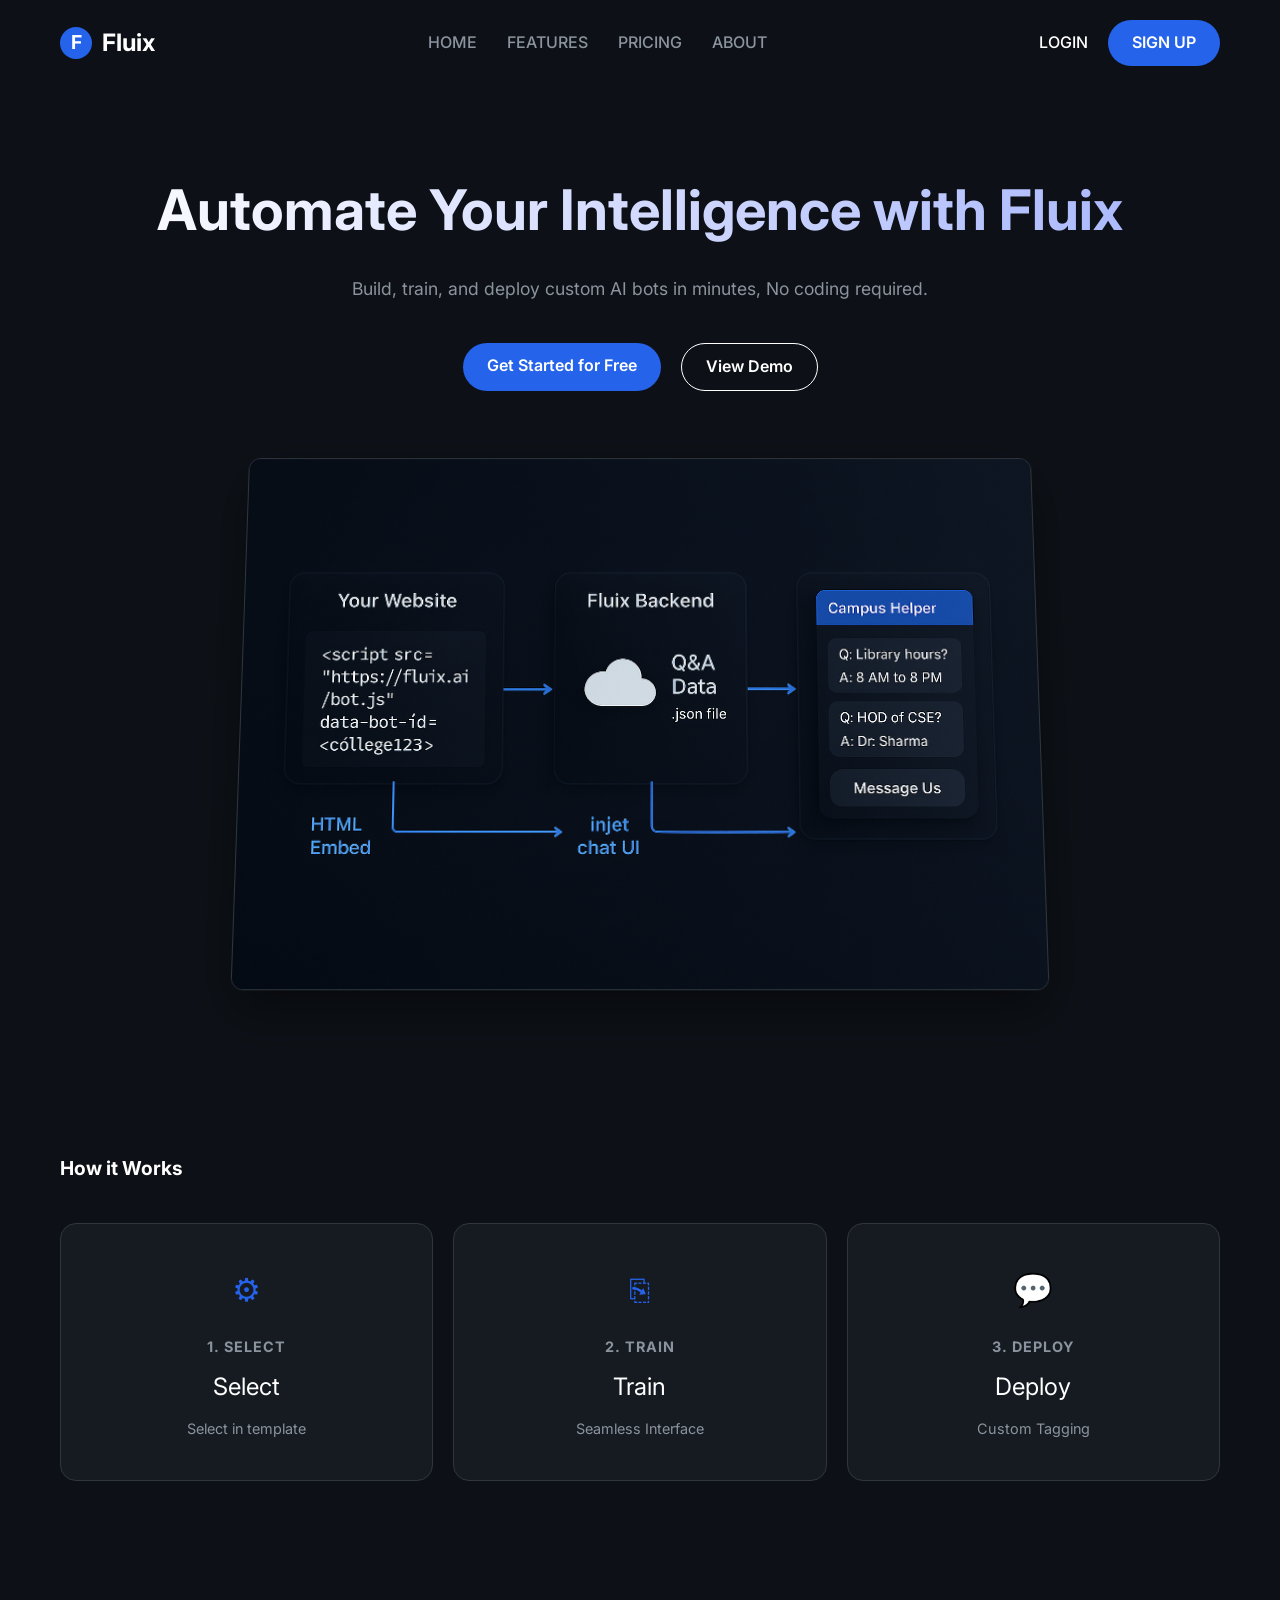
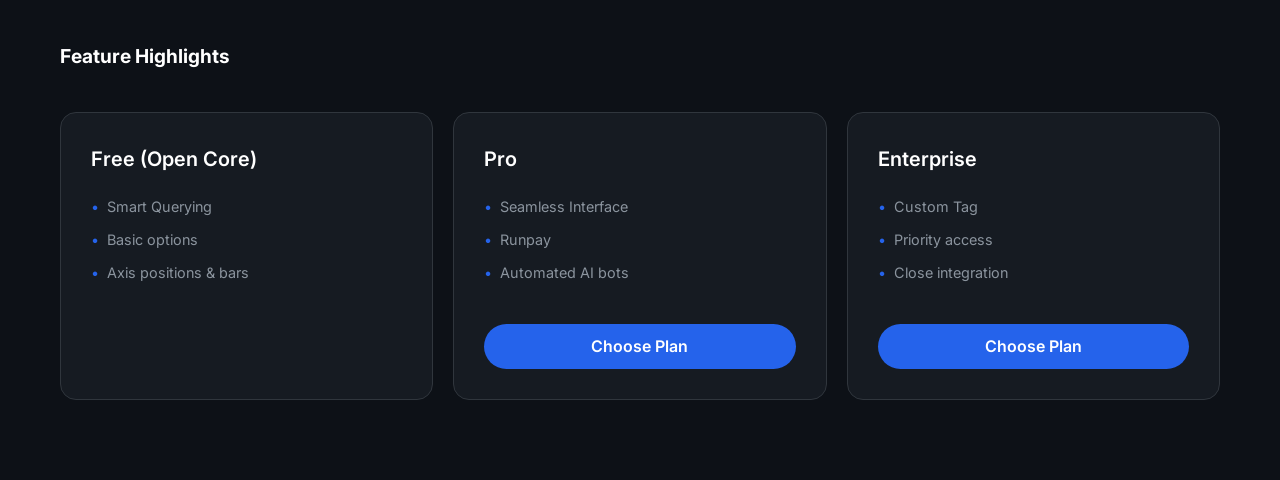
<file: src/frontend/src/index.html>
<!DOCTYPE html>
<html lang="en">

<head>
    <meta charset="UTF-8">
    <meta name="viewport" content="width=device-width, initial-scale=1.0">
    <title>Fluix - Automate Your Intelligence</title>
    <link rel="preconnect" href="https://fonts.googleapis.com">
    <link rel="preconnect" href="https://fonts.gstatic.com" crossorigin>
    <link href="https://fonts.googleapis.com/css2?family=Inter:wght@400;500;600;700&display=swap" rel="stylesheet">
    <link rel="stylesheet" href="css/style.css">
</head>

<body>
    <div class="container">
        <nav class="navbar">
            <div class="logo">
                <div class="logo-icon">F</div>
                <span>Fluix</span>
            </div>
            <div class="nav-links">
                <a href="#">HOME</a>
                <a href="#">FEATURES</a>
                <a href="#">PRICING</a>
                <a href="#">ABOUT</a>
            </div>
            <div class="nav-actions">
                <a href="pages/sign-in.html" class="login-link">LOGIN</a>
                <a href="pages/sign-in.html" class="btn btn-primary">SIGN UP</a>
            </div>
        </nav>

        <section class="hero">
            <h1>Automate Your Intelligence with Fluix</h1>
            <p>Build, train, and deploy custom AI bots in minutes, No coding required.</p>
            <div class="hero-actions">
                <a href="pages/sign-in.html" class="btn btn-primary">Get Started for Free</a>
                <a href="pages/sign-in.html" class="btn btn-outline">View Demo</a>
            </div>
            <div class="hero-image">
                <img src="../assets/MCKP_6 - Fluix_Flowchart.png" alt="Fluix Dashboard Flowchart"
                    style="width: 100%; border-radius: 12px; box-shadow: 0 20px 50px rgba(0,0,0,0.5); border: 1px solid var(--border-color);">
            </div>
        </section>

        <section class="how-it-works">
            <h3 class="section-title">How it Works</h3>
            <div class="steps-grid">
                <div class="step-card">
                    <div class="step-icon">⚙️</div>
                    <div class="step-number">1. SELECT</div>
                    <div class="step-title">Select</div>
                    <div class="step-desc">Select in template</div>
                </div>
                <div class="step-card">
                    <div class="step-icon">⎘</div>
                    <div class="step-number">2. TRAIN</div>
                    <div class="step-title">Train</div>
                    <div class="step-desc">Seamless Interface</div>
                </div>
                <div class="step-card">
                    <div class="step-icon">💬</div>
                    <div class="step-number">3. DEPLOY</div>
                    <div class="step-title">Deploy</div>
                    <div class="step-desc">Custom Tagging</div>
                </div>
            </div>
        </section>

        <section class="features-section">
            <h3 class="section-title">Feature Highlights</h3>
            <div class="features-grid">
                <div class="feature-card">
                    <div class="plan-name">Free (Open Core)</div>
                    <ul class="feature-list">
                        <li>Smart Querying</li>
                        <li>Basic options</li>
                        <li>Axis positions & bars</li>
                    </ul>
                </div>
                <div class="feature-card">
                    <div class="plan-name">Pro</div>
                    <ul class="feature-list">
                        <li>Seamless Interface</li>
                        <li>Runpay</li>
                        <li>Automated AI bots</li>
                    </ul>
                    <a href="pages/sign-in.html" class="btn btn-primary"
                        style="text-align: center; margin-top: auto;">Choose Plan</a>
                </div>
                <div class="feature-card">
                    <div class="plan-name">Enterprise</div>
                    <ul class="feature-list">
                        <li>Custom Tag</li>
                        <li>Priority access</li>
                        <li>Close integration</li>
                    </ul>
                    <a href="pages/sign-in.html" class="btn btn-primary"
                        style="text-align: center; margin-top: auto;">Choose Plan</a>
                </div>
            </div>
        </section>
    </div>
</body>

</html>
</file>
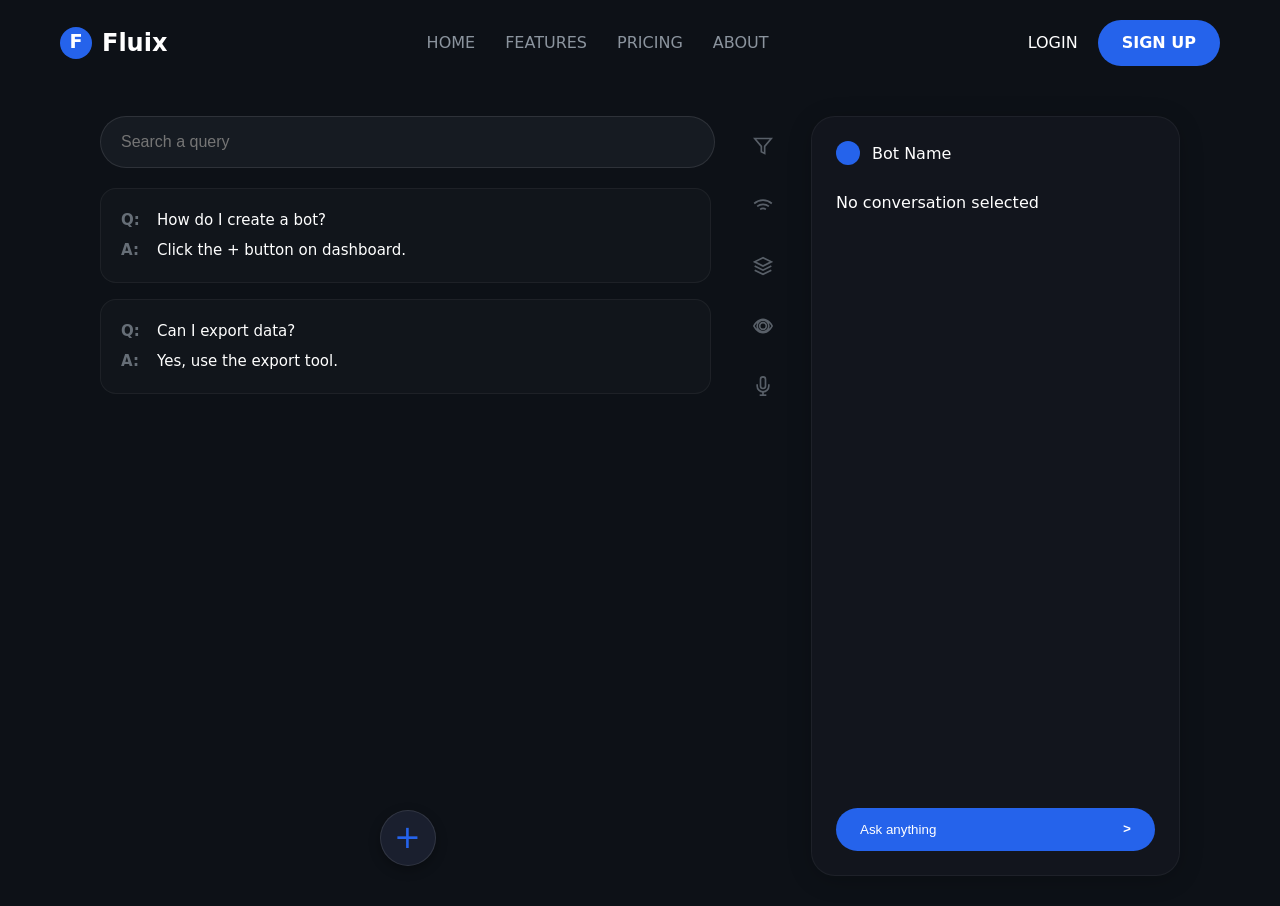
<file: src/frontend/src/pages/bot-editor.html>
<!doctype html>
<html lang="en">

<head>
    <meta charset="utf-8" />
    <meta name="viewport" content="width=device-width,initial-scale=1" />
    <title>Fluix — Bot Editor</title>
    <!-- Link Global Style -->
    <link rel="stylesheet" href="../css/style.css" />
    <!-- Link Page Specific Style -->
    <link rel="stylesheet" href="../css/bot-editor.css" />
</head>

<body>
    <div class="container">
        <!-- Shared Navbar Structure -->
        <nav class="navbar">
            <div class="logo">
                <div class="logo-icon">F</div>
                <span>Fluix</span>
            </div>
            <div class="nav-links">
                <a href="../index.html">HOME</a>
                <a href="#">FEATURES</a>
                <a href="#">PRICING</a>
                <a href="#">ABOUT</a>
            </div>
            <div class="nav-actions">
                <a href="sign-in.html" class="login-link">LOGIN</a>
                <a href="sign-in.html" class="btn btn-primary">SIGN UP</a>
            </div>
        </nav>

        <div class="hero-card">
            <div class="grid">
                <!-- Left column: search + Q/A cards -->
                <section class="left-col">
                    <form class="search" role="search" onsubmit="return false;">
                        <input id="q" placeholder="Search a query" />
                    </form>

                    <div class="qna-list">
                        <article class="qna-card">
                            <div class="qna-grid">
                                <div class="label">Q:</div>
                                <div>How do I create a bot?</div>
                                <div class="label">A:</div>
                                <div>Click the + button on dashboard.</div>
                            </div>
                        </article>

                        <article class="qna-card">
                            <div class="qna-grid">
                                <div class="label">Q:</div>
                                <div>Can I export data?</div>
                                <div class="label">A:</div>
                                <div>Yes, use the export tool.</div>
                            </div>
                        </article>
                    </div>
                    <!-- Floating Plus Button (FAB) -->
                    <div class="floating-fab">
                        <a href="query-editor.html" class="fab-btn">+</a>
                    </div>
                </section>

                <!-- Center vertical toolbar -->
                <aside class="tool-col">
                    <button class="tool-btn" title="Filters">
                        <svg width="20" height="20" viewBox="0 0 24 24" fill="none" stroke="currentColor" stroke-width="2"><path d="M22 3H2l8 9.46V19l4 2v-8.54L22 3z"/></svg>
                    </button>
                    <button class="tool-btn" title="Connections">
                        <svg width="20" height="20" viewBox="0 0 24 24" fill="none" stroke="currentColor" stroke-width="2"><path d="M5 12.55a11 11 0 0 1 14.08 0M1.42 9a16 16 0 0 1 21.16 0M8.53 16.11a6 6 0 0 1 6.95 0M12 20h.01"/></svg>
                    </button>
                    <button class="tool-btn" title="Data">
                         <svg width="20" height="20" viewBox="0 0 24 24" fill="none" stroke="currentColor" stroke-width="2"><path d="M12 2L2 7l10 5 10-5-10-5zM2 17l10 5 10-5M2 12l10 5 10-5"/></svg>
                    </button>
                    <button class="tool-btn" title="Preview">
                        <svg width="20" height="20" viewBox="0 0 24 24" fill="none" stroke="currentColor" stroke-width="2"><path d="M1 12s4-8 11-8 11 8 11 8-4 8-11 8-11-8-11-8zM12 5c-3.866 0-7 3.134-7 7s3.134 7 7 7 7-3.134 7-7-3.134-7-7-7zm0 3c-2.209 0-4 1.791-4 4s1.791 4 4 4 4-1.791 4-4-1.791-4-4-4z"/></svg>
                    </button>
                    <button class="tool-btn" title="Voice">
                        <svg width="20" height="20" viewBox="0 0 24 24" fill="none" stroke="currentColor" stroke-width="2"><path d="M12 1a3 3 0 0 0-3 3v8a3 3 0 0 0 6 0V4a3 3 0 0 0-3-3z"/><path d="M19 10v2a7 7 0 0 1-14 0v-2"/><line x1="12" y1="19" x2="12" y2="23"/><line x1="8" y1="23" x2="16" y2="23"/></svg>
                    </button>
                </aside>

                <!-- Right column: bot card and CTA -->
                <aside class="right-col">
                    <div class="bot-panel">
                        <div class="bot-head">
                            <div class="bot-icon-placeholder"></div>
                            <h2 class="bot-title">Bot Name</h2>
                        </div>

                        <div class="bot-body">
                            <p class="empty">No conversation selected</p>
                        </div>

                        <div class="bot-actions">
                            <button class="ask-btn">Ask anything</button>
                        </div>
                    </div>
                </aside>
            </div>
        </div>
    </div>
</body>

</html>
</file>
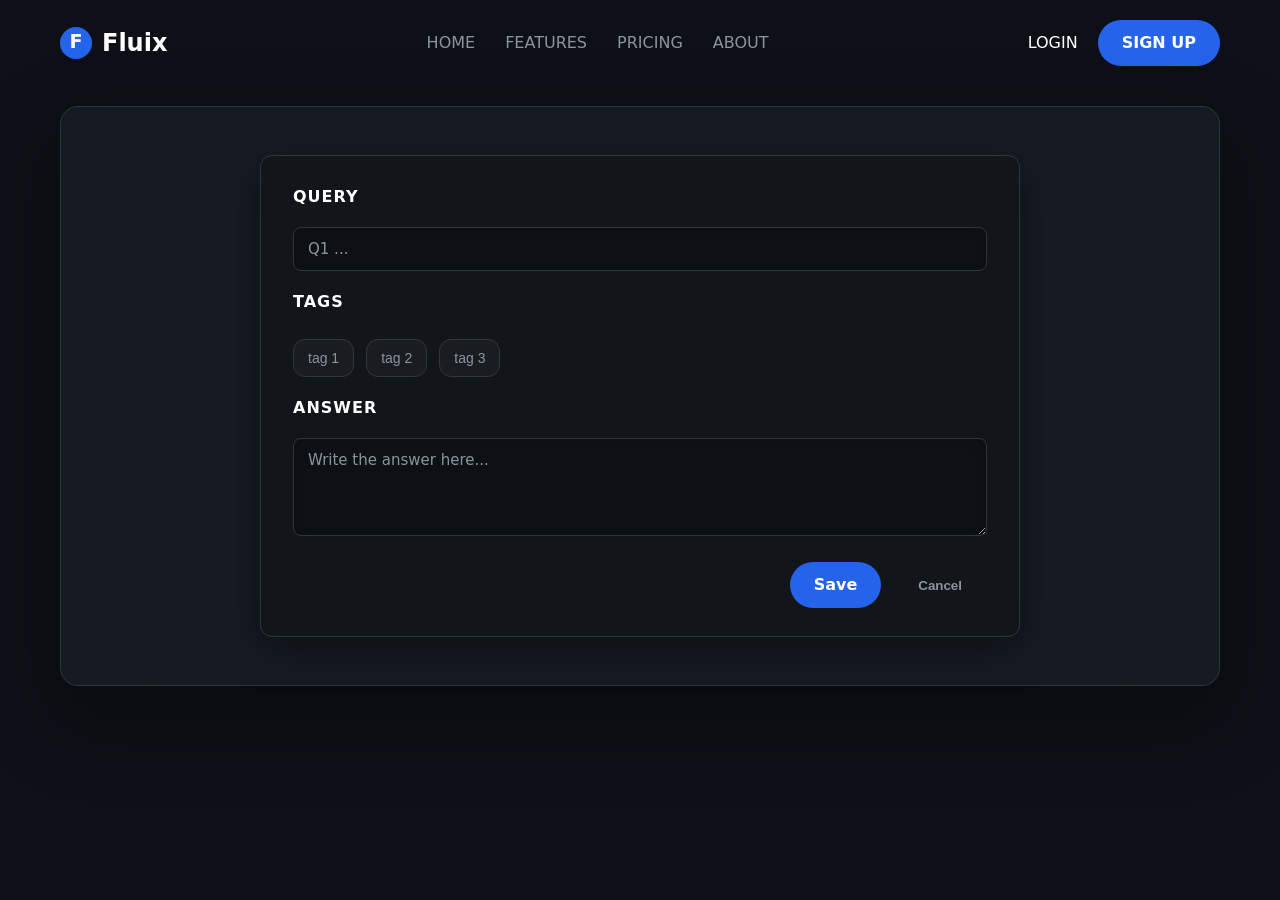
<file: src/frontend/src/pages/query-editor.html>
<!doctype html>
<html lang="en">

<head>
    <meta charset="utf-8" />
    <meta name="viewport" content="width=device-width, initial-scale=1" />
    <title>Query Card — Fluix</title>
    <!-- Link Global Style -->
    <link rel="stylesheet" href="../css/style.css">
    <!-- Link Page Specific Style -->
    <link rel="stylesheet" href="../css/query-editor.css">
</head>

<body>
    <div class="container">
        <!-- Shared Navbar Structure -->
        <nav class="navbar">
            <div class="logo">
                <div class="logo-icon">F</div>
                <span>Fluix</span>
            </div>
            <div class="nav-links">
                <a href="../index.html">HOME</a>
                <a href="#">FEATURES</a>
                <a href="#">PRICING</a>
                <a href="#">ABOUT</a>
            </div>
            <div class="nav-actions">
                <a href="sign-in.html" class="login-link">LOGIN</a>
                <a href="sign-in.html" class="btn btn-primary">SIGN UP</a>
            </div>
        </nav>

        <main class="stage">
            <div class="panel">
                <form class="card" role="dialog" aria-labelledby="card-title" onsubmit="return false;">
                    <h3 id="card-title">Query</h3>
                    <input class="input" placeholder="Q1 ..." type="text" aria-label="Query">

                    <h3>Tags</h3>
                    <div class="tags">
                        <button type="button" class="tag">tag 1</button>
                        <button type="button" class="tag">tag 2</button>
                        <button type="button" class="tag">tag 3</button>
                    </div>

                    <h3>Answer</h3>
                    <textarea class="textarea" rows="4" placeholder="Write the answer here..."></textarea>

                    <div class="actions">
                        <a href="bot-editor.html" class="btn btn-primary">Save</a>
                        <button class="btn btn-ghost" type="button">Cancel</button>
                    </div>
                </form>
            </div>
        </main>
    </div>
</body>

</html>
</file>
<file: src/frontend/src/css/style.css>
:root {
    --bg-color: #0d1117;
    --card-bg: #161b22;
    --primary-color: #2563eb;
    --primary-hover: #1d4ed8;
    --text-main: #ffffff;
    --text-muted: #8b949e;
    --border-color: #30363d;
    --font-family: 'Inter', system-ui, -apple-system, sans-serif;
}

* {
    margin: 0;
    padding: 0;
    box-sizing: border-box;
}

body {
    background-color: var(--bg-color);
    color: var(--text-main);
    font-family: var(--font-family);
    line-height: 1.6;
}

.container {
    max-width: 1200px;
    margin: 0 auto;
    padding: 0 20px;
}

/* Navbar */
.navbar {
    display: flex;
    justify-content: space-between;
    align-items: center;
    padding: 20px 0;
}

.logo {
    display: flex;
    align-items: center;
    gap: 10px;
    font-size: 1.5rem;
    font-weight: 700;
}

.logo-icon {
    width: 32px;
    height: 32px;
    background-color: var(--primary-color);
    border-radius: 50%;
    display: flex;
    align-items: center;
    justify-content: center;
    color: white;
    font-size: 1.2rem;
}

.nav-links {
    display: flex;
    gap: 30px;
}

.nav-links a {
    color: var(--text-muted);
    text-decoration: none;
    font-weight: 500;
    transition: color 0.3s;
}

.nav-links a:hover {
    color: var(--text-main);
}

.nav-actions {
    display: flex;
    align-items: center;
    gap: 20px;
}

.login-link {
    color: var(--text-main);
    text-decoration: none;
    font-weight: 500;
}

.btn {
    padding: 10px 24px;
    border-radius: 50px;
    font-weight: 600;
    text-decoration: none;
    transition: all 0.3s;
    cursor: pointer;
    border: none;
}

.btn-primary {
    background-color: var(--primary-color);
    color: white;
}

.btn-primary:hover {
    background-color: var(--primary-hover);
}

.btn-outline {
    background-color: transparent;
    border: 1px solid var(--text-main);
    color: var(--text-main);
}

.btn-outline:hover {
    background-color: rgba(255, 255, 255, 0.1);
}

/* Hero Section */
.hero {
    text-align: center;
    padding: 80px 0;
}

.hero h1 {
    font-size: 3.5rem;
    margin-bottom: 20px;
    background: linear-gradient(to right, #fff, #a5b4fc);
    -webkit-background-clip: text;
    -webkit-text-fill-color: transparent;
}

.hero p {
    color: var(--text-muted);
    font-size: 1.1rem;
    margin-bottom: 40px;
    max-width: 600px;
    margin-left: auto;
    margin-right: auto;
}

.hero-actions {
    display: flex;
    justify-content: center;
    gap: 20px;
    margin-bottom: 60px;
}

.hero-image {
    max-width: 800px;
    margin: 0 auto;
    position: relative;
    perspective: 1000px;
}

.hero-image img {
    width: 100%;
    border-radius: 12px;
    box-shadow: 0 20px 50px rgba(0,0,0,0.5);
    transform: rotateX(5deg);
    border: 1px solid var(--border-color);
}

/* How it Works */
.how-it-works {
    padding: 80px 0;
}

.section-title {
    margin-bottom: 40px;
    font-size: 1.2rem;
    color: var(--text-main);
}

.steps-grid {
    display: grid;
    grid-template-columns: repeat(auto-fit, minmax(300px, 1fr));
    gap: 20px;
}

.step-card {
    background-color: var(--card-bg);
    padding: 40px;
    border-radius: 16px;
    border: 1px solid var(--border-color);
    text-align: center;
    transition: transform 0.3s;
}

.step-card:hover {
    transform: translateY(-5px);
}

.step-icon {
    font-size: 2rem;
    margin-bottom: 20px;
    color: var(--primary-color);
}

.step-number {
    font-size: 0.9rem;
    font-weight: 700;
    margin-bottom: 10px;
    color: var(--text-muted);
    text-transform: uppercase;
    letter-spacing: 1px;
}

.step-title {
    font-size: 1.5rem;
    margin-bottom: 10px;
}

.step-desc {
    color: var(--text-muted);
    font-size: 0.9rem;
}

/* Features/Pricing */
.features-section {
    padding: 80px 0;
}

.features-grid {
    display: grid;
    grid-template-columns: repeat(auto-fit, minmax(300px, 1fr));
    gap: 20px;
}

.feature-card {
    background-color: var(--card-bg);
    padding: 30px;
    border-radius: 16px;
    border: 1px solid var(--border-color);
    display: flex;
    flex-direction: column;
}

.plan-name {
    font-size: 1.25rem;
    margin-bottom: 20px;
    font-weight: 600;
}

.feature-list {
    list-style: none;
    margin-bottom: 30px;
    flex-grow: 1;
}

.feature-list li {
    margin-bottom: 10px;
    color: var(--text-muted);
    font-size: 0.9rem;
    display: flex;
    align-items: center;
    gap: 8px;
}

.feature-list li::before {
    content: "•";
    color: var(--primary-color);
}
</file>
<file: src/frontend/src/css/bot-editor.css>
/* Inherits defaults from style.css. Only specific overrides below. */

/* Layout specific to editor */
.hero-card {
    display: flex;
    justify-content: center;
    padding: 30px 40px;
    height: calc(100vh - 80px);
    box-sizing: border-box;
}

.grid {
    display: grid;
    grid-template-columns: 2fr 48px 1.2fr; 
    gap: 24px;
    width: 100%;
    height: 100%;
}

/* --- Left Column --- */
.left-col {
    display: flex;
    flex-direction: column;
    gap: 20px;
    height: 100%;
    position: relative;
}

.search {
    width: 100%;
    flex-shrink: 0;
}

#q {
    width: 100%;
    padding: 16px 20px;
    border-radius: 30px;
    background: var(--card-bg);
    border: 1px solid rgba(255, 255, 255, 0.1);
    color: var(--text-main);
    outline: none;
    font-size: 16px;
    display: flex;
    align-items: center;
}

#q:focus {
    border-color: var(--primary-color);
}

.qna-list {
    flex: 1;
    overflow-y: auto;
    display: flex;
    flex-direction: column;
    gap: 16px;
    padding-bottom: 80px;
    padding-right: 4px;
}

.qna-list::-webkit-scrollbar {
    width: 6px;
}
.qna-list::-webkit-scrollbar-thumb {
    background-color: rgba(255, 255, 255, 0.1);
    border-radius: 3px;
}

.qna-card {
    background: transparent;
    border: 1px solid rgba(255, 255, 255, 0.05);
    background-color: rgba(255, 255, 255, 0.02);
    border-radius: 16px;
    padding: 20px;
    cursor: pointer;
    transition: all 0.2s;
}

.qna-card:hover {
    background-color: rgba(255, 255, 255, 0.05);
    border-color: rgba(255, 255, 255, 0.1);
}

.qna-grid {
    display: grid;
    grid-template-columns: 24px 1fr;
    gap: 8px 12px;
    font-size: 15px;
    line-height: 1.5;
}

.label {
    color: var(--text-muted);
    font-weight: 700;
    opacity: 0.7;
}

/* Floating FAB - Located at bottom center of Left Col */
.floating-fab {
    position: absolute;
    bottom: 0;
    left: 0;
    right: 0;
    display: flex;
    justify-content: center;
    padding-bottom: 10px;
    pointer-events: none;
}

.fab-btn {
    width: 56px;
    height: 56px;
    border-radius: 50%;
    background-color: #1a1f2e;
    border: 1px solid rgba(255, 255, 255, 0.1);
    color: var(--primary-color);
    font-size: 32px;
    display: flex;
    align-items: center;
    justify-content: center;
    text-decoration: none;
    transition: all 0.2s;
    pointer-events: auto;
    box-shadow: 0 4px 12px rgba(0,0,0,0.3);
}

.fab-btn:hover {
    color: #fff;
    background-color: var(--primary-color);
    transform: translateY(-2px);
    box-shadow: 0 6px 16px rgba(0,0,0,0.5);
}


/* --- Tool Column --- */
.tool-col {
    display: flex;
    flex-direction: column;
    gap: 20px;
    padding-top: 10px;
    align-items: center;
}

.tool-btn {
    width: 40px;
    height: 40px;
    border-radius: 50%;
    background: transparent;
    border: none;
    color: var(--text-muted);
    cursor: pointer;
    display: flex;
    align-items: center;
    justify-content: center;
    font-size: 18px;
    transition: all 0.2s;
    opacity: 0.6;
}

.tool-btn:hover {
    color: var(--primary-color);
    background: rgba(255, 255, 255, 0.05);
    opacity: 1;
}


/* --- Right Column - Bot Panel --- */
.right-col {
    position: relative;
    height: 100%;
}

.bot-panel {
    background: #12151d;
    border: 1px solid rgba(255, 255, 255, 0.05);
    border-radius: 24px;
    padding: 24px;
    display: flex;
    flex-direction: column;
    height: 100%;
    box-sizing: border-box;
    box-shadow: 0 4px 24px rgba(0,0,0,0.2);
}

.bot-head {
    display: flex;
    align-items: center;
    gap: 12px;
    margin-bottom: 24px;
    padding-bottom: 0;
    border: none;
}

/* Bot Icon Circle */
.bot-icon-placeholder {
    width: 24px;
    height: 24px;
    background-color: var(--primary-color);
    border-radius: 50%;
    display: inline-block;
}

.bot-title {
    font-size: 1rem;
    font-weight: 500;
    margin: 0;
    color: #fff;
}

.bot-body {
    flex: 1;
    overflow-y: auto;
}

.bot-actions {
    margin-top: auto;
    border-top: none;
    padding-top: 20px;
}

.ask-btn {
    width: 100%;
    padding: 14px 24px;
    background: var(--primary-color);
    border: none;
    color: #fff;
    border-radius: 30px;
    cursor: pointer;
    text-align: left;
    font-weight: 500;
    display: flex;
    justify-content: space-between;
    align-items: center;
    transition: background 0.2s;
}

.ask-btn:hover {
    background: var(--primary-hover);
}

.ask-btn::after {
    content: ">";
    font-family: monospace;
    font-weight: bold;
}
</file>
<file: src/frontend/src/css/query-editor.css>
/* Inherits defaults from style.css. Only specific overrides below. */

/* Page container */
.page {
    min-height: calc(100vh - 80px);
    /* Adjust for navbar if needed */
    display: flex;
    flex-direction: column;
    align-items: center;
    padding: 20px;
}

/* Stage area with large rounded inner panel */
.stage {
    width: 100%;
    flex: 1;
    display: flex;
    align-items: center;
    justify-content: center;
    padding: 20px 0;
}

.panel {
    width: 100%;
    max-width: 1180px;
    padding: 48px;
    border-radius: 18px;
    background: var(--card-bg);
    box-shadow: 0 30px 80px rgba(0, 0, 0, 0.4);
    border: 1px solid var(--border-color);
    display: flex;
    justify-content: center;
}

/* Card (centered form) */
.card {
    width: 100%;
    max-width: 760px;
    background: rgba(0, 0, 0, 0.2);
    padding: 28px 32px;
    border-radius: 12px;
    box-shadow: 0 12px 40px rgba(0, 0, 0, 0.4);
    border: 1px solid var(--border-color);
    display: flex;
    flex-direction: column;
    gap: 18px;
}

/* Headings */
.card h3 {
    margin: 0;
    color: var(--text-main);
    font-size: 16px;
    letter-spacing: 1px;
    text-transform: uppercase;
}

/* Inputs */
.input,
.textarea {
    width: 100%;
    border-radius: 8px;
    border: 1px solid var(--border-color);
    background: rgba(0, 0, 0, 0.25);
    color: var(--text-main);
    padding: 12px 14px;
    font-size: 15px;
    box-shadow: inset 0 2px 8px rgba(0, 0, 0, 0.2);
    font-family: inherit;
}

.input:focus,
.textarea:focus {
    border-color: var(--primary-color);
    outline: none;
}

.input::placeholder,
.textarea::placeholder {
    color: var(--text-muted);
}

/* Tags row */
.tags {
    display: flex;
    gap: 12px;
    align-items: center;
    padding-top: 6px;
}

.tag {
    padding: 10px 14px;
    background: rgba(255, 255, 255, 0.03);
    border-radius: 12px;
    border: 1px solid var(--border-color);
    color: var(--text-muted);
    font-size: 14px;
    cursor: pointer;
    transition: all 0.2s;
}

.tag:hover {
    background: rgba(255, 255, 255, 0.08);
    color: var(--text-main);
}

/* Actions (right-aligned) */
.actions {
    display: flex;
    gap: 12px;
    justify-content: flex-end;
    align-items: center;
    margin-top: 8px;
}

.btn {
    padding: 10px 24px;
    border-radius: 50px;
    font-weight: 600;
    text-decoration: none;
    transition: all 0.3s;
    cursor: pointer;
    border: none;
    display: inline-block;
}

.btn-primary {
    background-color: var(--primary-color);
    color: white;
}

.btn-primary:hover {
    background-color: var(--primary-hover);
}

.btn-ghost {
    background: transparent;
    color: var(--text-muted);
    border: 1px solid transparent;
}

.btn-ghost:hover {
    color: var(--text-main);
    background: rgba(255, 255, 255, 0.05);
}
</file>
